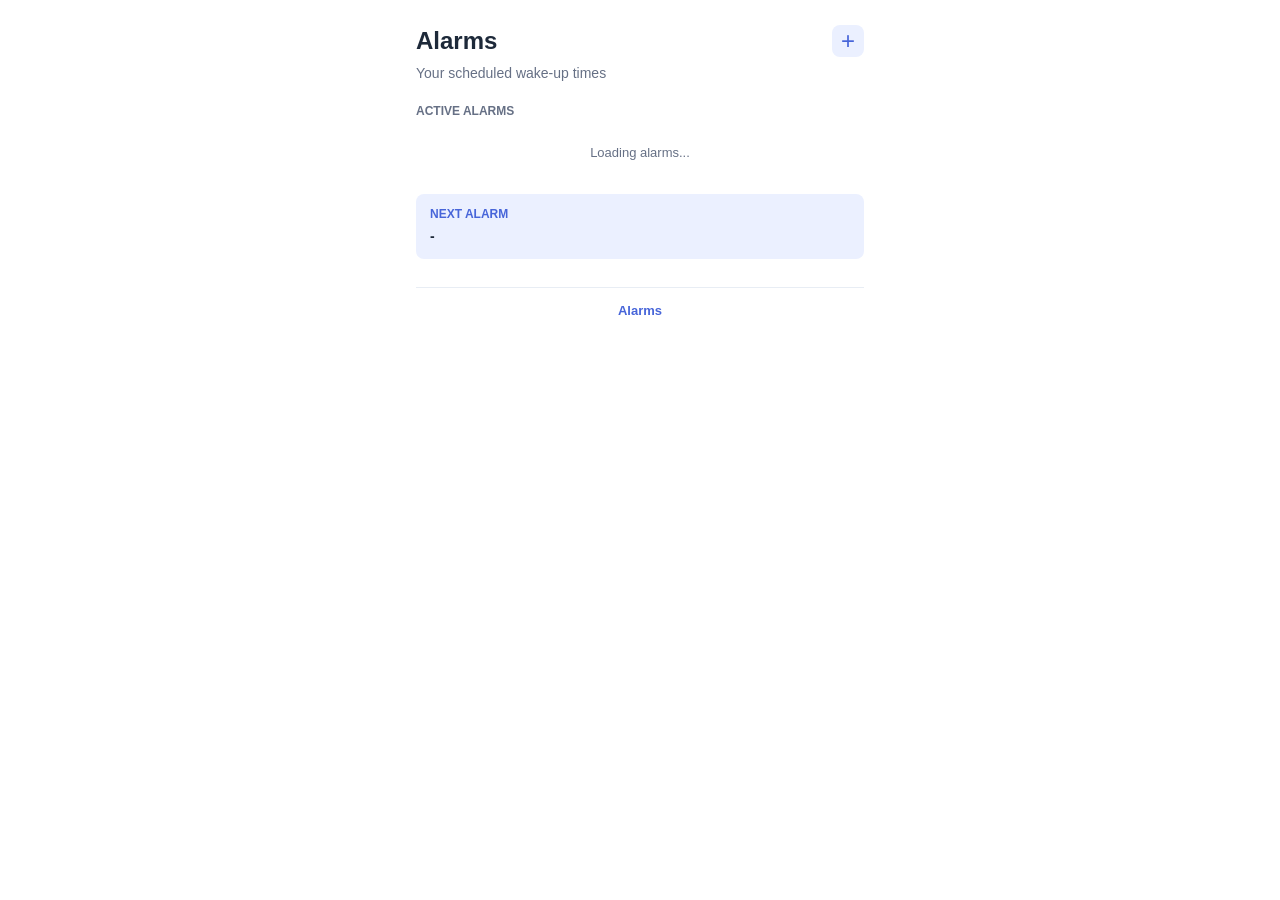
<file: index.html>
<!DOCTYPE html>
<html>
<head>
  <meta charset="UTF-8">
  <meta name="viewport" content="width=device-width, initial-scale=1">
  <meta name="apple-mobile-web-app-capable" content="yes">
  <meta name="mobile-web-app-capable" content="yes">
  <meta name="apple-mobile-web-app-title" content="Alarm G7">
  <meta name="apple-mobile-web-app-status-bar-style" content="default">
  <meta name="theme-color" content="#4765D9">
  <link rel="apple-touch-icon" href="pwa/apple-touch-icon.png">
  <link rel="manifest" href="pwa/manifest.json">
  <meta http-equiv="refresh" content="0; url=01-alarm-list.html">
  <title>Group 7 Alarm Clock</title>
  <link rel="stylesheet" href="css/style.css">
</head>
<body>
  <h1>Group 7 Alarm Clock</h1>
  <p class="subtitle">Opening the app... <a href="01-alarm-list.html">Open the alarm list</a></p>
</body>
</html>
</file>
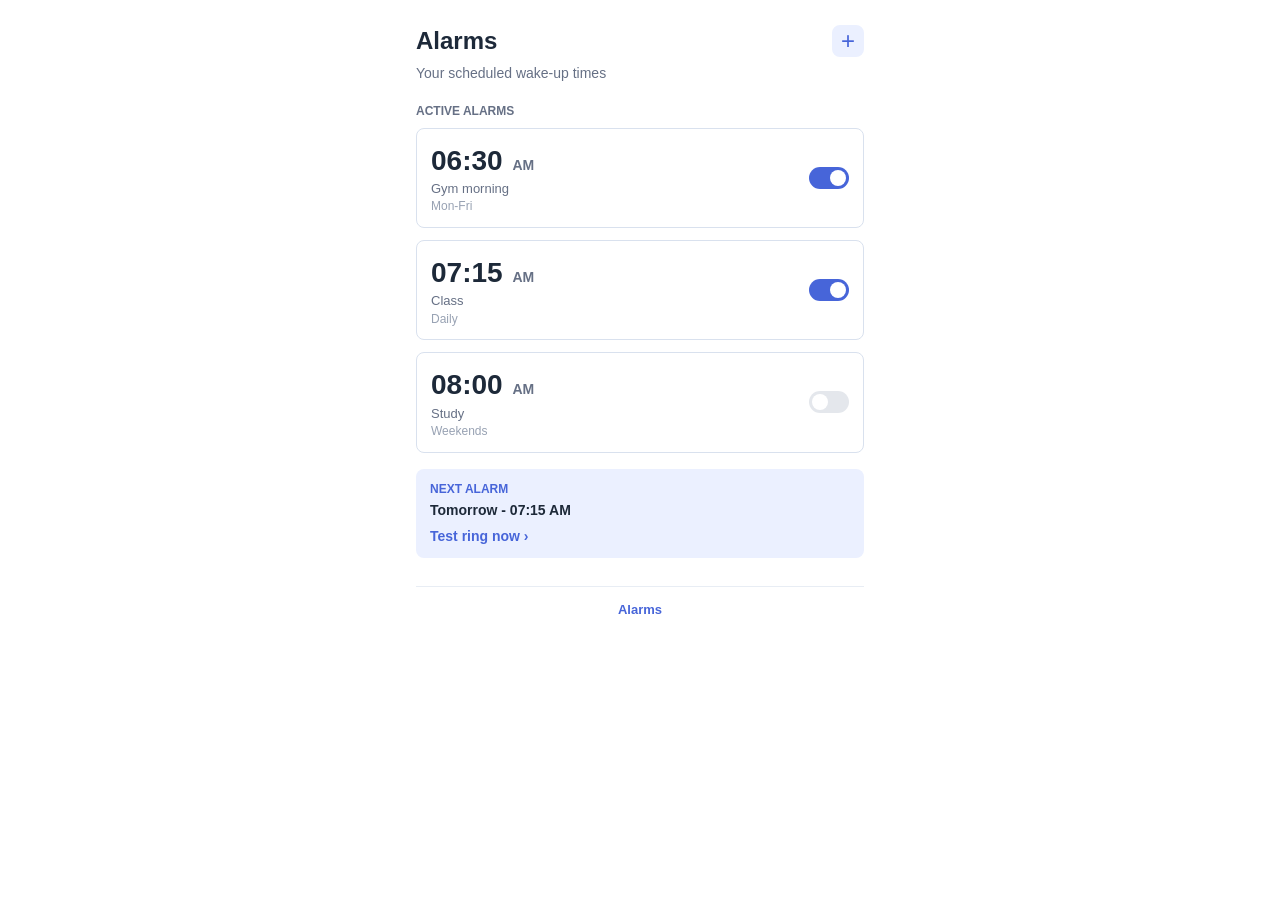
<file: 01-alarm-list.html>
<!DOCTYPE html>
<html>
<head>
  <meta charset="UTF-8">
  <meta name="viewport" content="width=device-width, initial-scale=1">
  <meta name="apple-mobile-web-app-capable" content="yes">
  <meta name="mobile-web-app-capable" content="yes">
  <meta name="apple-mobile-web-app-title" content="Alarm G7">
  <meta name="apple-mobile-web-app-status-bar-style" content="default">
  <meta name="theme-color" content="#4765D9">
  <link rel="apple-touch-icon" href="pwa/apple-touch-icon.png">
  <link rel="manifest" href="pwa/manifest.json">
  <title>01 Alarm List</title>
  <link rel="stylesheet" href="css/style.css">
</head>
<body data-page="alarmList">
  <div class="top">
    <h1>Alarms</h1>
    <a class="add" href="02-alarm-editor.html" aria-label="Add alarm">+</a>
  </div>
  <p class="subtitle">Your scheduled wake-up times</p>

  <p class="label">Active alarms</p>
  <!-- filled by app.js with GET /alarm -->
  <div id="alarm-list">
    <p class="muted empty">Loading alarms...</p>
  </div>

  <div class="box box-blue">
    <p class="label">Next alarm</p>
    <p><b id="next-alarm">-</b></p>
    <a class="small-link hidden" id="test-ring" href="06-alarm-ringing.html">Test ring now &rsaquo;</a>
  </div>

  <nav class="tabbar">
    <a class="active" href="01-alarm-list.html">Alarms</a>
  </nav>

  <script src="scripts/api.js"></script>
  <script src="scripts/common.js"></script>
  <script src="scripts/app.js"></script>
</body>
</html>
</file>
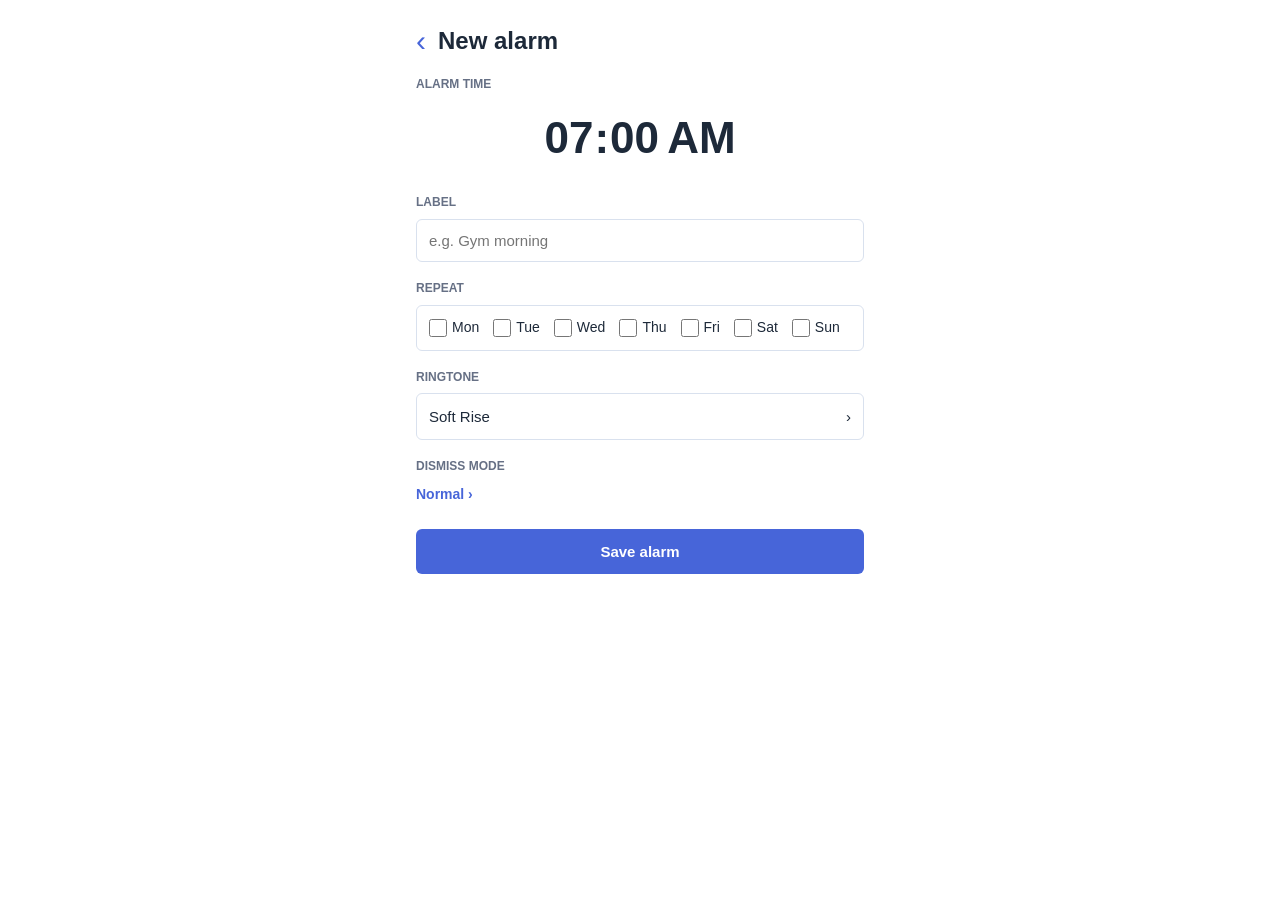
<file: 02-alarm-editor.html>
<!DOCTYPE html>
<html>
<head>
  <meta charset="UTF-8">
  <meta name="viewport" content="width=device-width, initial-scale=1">
  <meta name="apple-mobile-web-app-capable" content="yes">
  <meta name="mobile-web-app-capable" content="yes">
  <meta name="apple-mobile-web-app-title" content="Alarm G7">
  <meta name="apple-mobile-web-app-status-bar-style" content="default">
  <meta name="theme-color" content="#4765D9">
  <link rel="apple-touch-icon" href="pwa/apple-touch-icon.png">
  <link rel="manifest" href="pwa/manifest.json">
  <title>02 Alarm Editor</title>
  <link rel="stylesheet" href="css/style.css">
</head>
<body data-page="alarmEditor">
  <div class="top">
    <a class="back" id="back-link" href="01-alarm-list.html" aria-label="Back">&lsaquo;</a>
    <h1 id="editor-title">Edit alarm</h1>
    <a class="delete hidden" id="delete-link" href="01-alarm-list.html">Delete</a>
  </div>

  <form id="alarm-form" novalidate>
    <label class="label" for="alarm-time">Alarm time</label>
    <input class="big-time" id="alarm-time" type="time" required>

    <label class="label" for="alarm-label">Label</label>
    <input id="alarm-label" type="text" maxlength="30" placeholder="e.g. Gym morning">

    <p class="label">Repeat</p>
    <div class="days">
      <label><input type="checkbox" name="repeat" value="Mon"> Mon</label>
      <label><input type="checkbox" name="repeat" value="Tue"> Tue</label>
      <label><input type="checkbox" name="repeat" value="Wed"> Wed</label>
      <label><input type="checkbox" name="repeat" value="Thu"> Thu</label>
      <label><input type="checkbox" name="repeat" value="Fri"> Fri</label>
      <label><input type="checkbox" name="repeat" value="Sat"> Sat</label>
      <label><input type="checkbox" name="repeat" value="Sun"> Sun</label>
    </div>

    <p class="label">Ringtone</p>
    <a class="row-link" id="ringtone-link" href="03-ringtone.html"><span id="ringtone-name">Soft Rise</span> <span>&rsaquo;</span></a>

    <p class="label">Dismiss mode</p>
    <a class="small-link" id="dismiss-link" href="04-dismiss-mode.html"><span id="dismiss-name">Math challenge</span> &rsaquo;</a>

    <p class="box box-red hidden" id="form-error" role="alert"></p>

    <button class="btn" type="submit">Save alarm</button>
  </form>

  <script src="scripts/api.js"></script>
  <script src="scripts/common.js"></script>
  <script src="scripts/app.js"></script>
</body>
</html>
</file>
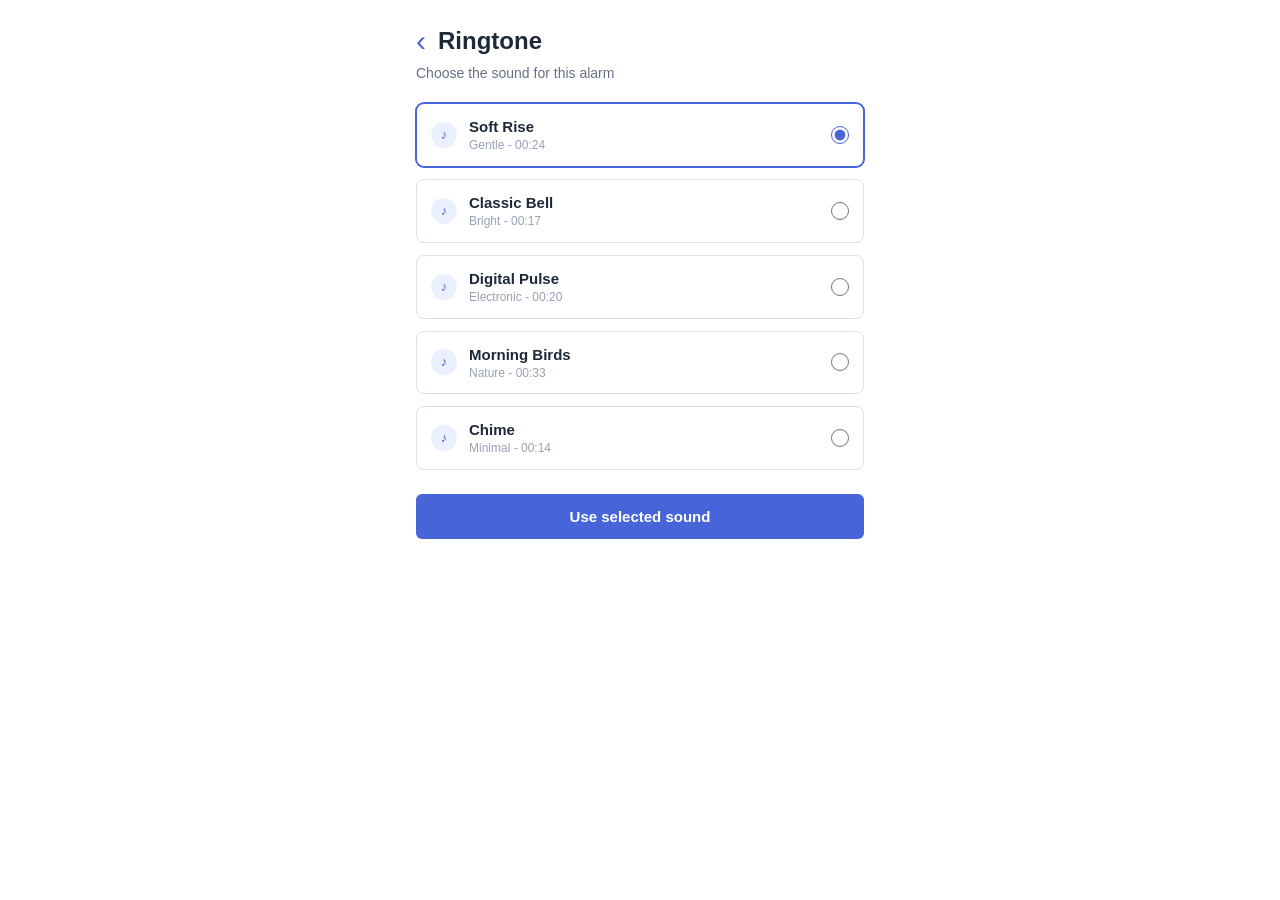
<file: 03-ringtone.html>
<!DOCTYPE html>
<html>
<head>
  <meta charset="UTF-8">
  <meta name="viewport" content="width=device-width, initial-scale=1">
  <meta name="apple-mobile-web-app-capable" content="yes">
  <meta name="mobile-web-app-capable" content="yes">
  <meta name="apple-mobile-web-app-title" content="Alarm G7">
  <meta name="apple-mobile-web-app-status-bar-style" content="default">
  <meta name="theme-color" content="#4765D9">
  <link rel="apple-touch-icon" href="pwa/apple-touch-icon.png">
  <link rel="manifest" href="pwa/manifest.json">
  <title>03 Pick Ringtone</title>
  <link rel="stylesheet" href="css/style.css">
</head>
<body data-page="ringtone">
  <div class="top">
    <a class="back" id="back-link" href="02-alarm-editor.html" aria-label="Back">&lsaquo;</a>
    <h1>Ringtone</h1>
  </div>
  <p class="subtitle">Choose the sound for this alarm</p>

  <form id="ringtone-form">
    <!-- filled by app.js with GET /ringtone -->
    <div id="ringtone-list">
      <p class="muted empty">Loading sounds...</p>
    </div>

    <p class="box box-red hidden" id="form-error" role="alert"></p>

    <button class="btn" type="submit">Use selected sound</button>
  </form>

  <script src="scripts/api.js"></script>
  <script src="scripts/common.js"></script>
  <script src="scripts/app.js"></script>
</body>
</html>
</file>
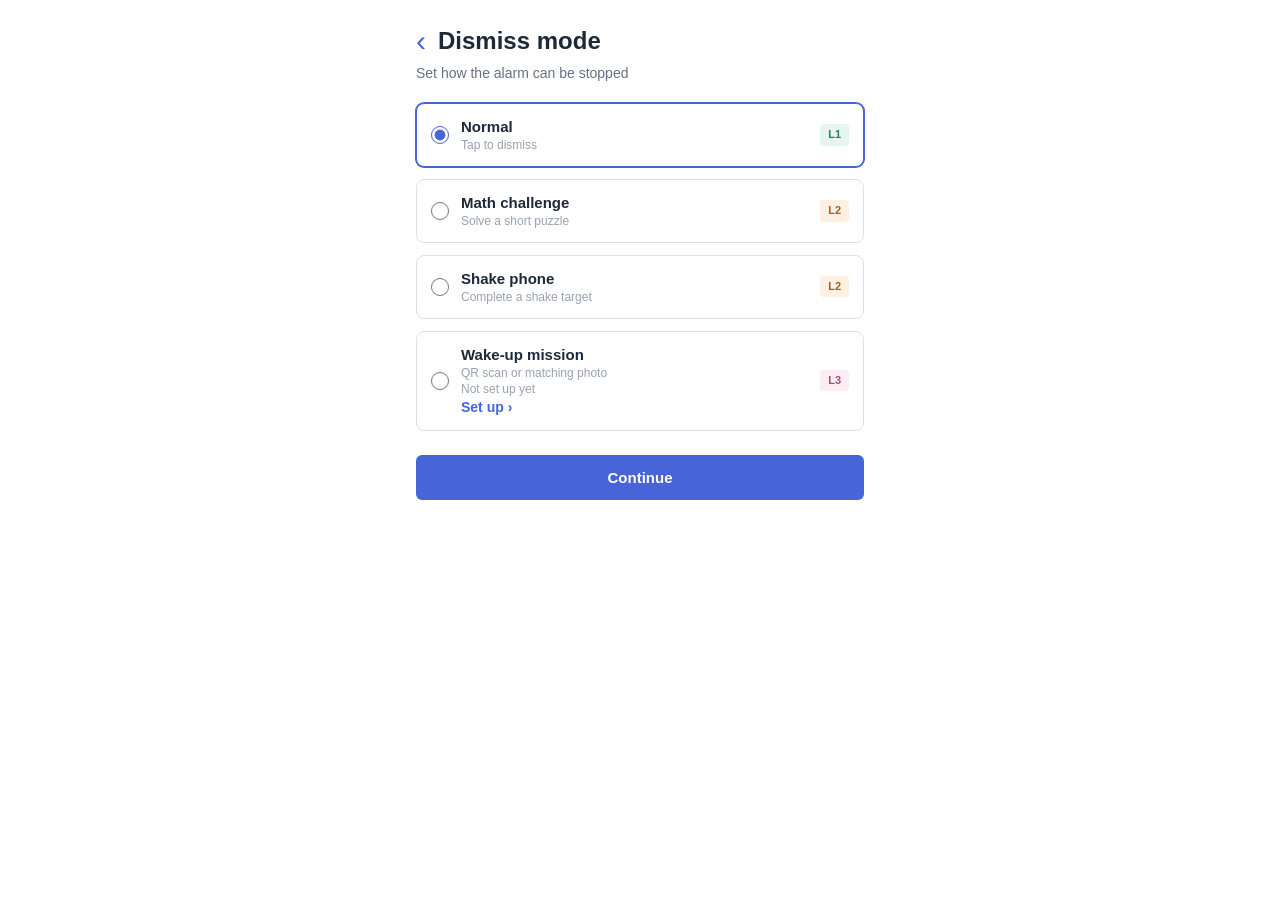
<file: 04-dismiss-mode.html>
<!DOCTYPE html>
<html>
<head>
  <meta charset="UTF-8">
  <meta name="viewport" content="width=device-width, initial-scale=1">
  <meta name="apple-mobile-web-app-capable" content="yes">
  <meta name="mobile-web-app-capable" content="yes">
  <meta name="apple-mobile-web-app-title" content="Alarm G7">
  <meta name="apple-mobile-web-app-status-bar-style" content="default">
  <meta name="theme-color" content="#4765D9">
  <link rel="apple-touch-icon" href="pwa/apple-touch-icon.png">
  <link rel="manifest" href="pwa/manifest.json">
  <title>04 Dismiss Mode</title>
  <link rel="stylesheet" href="css/style.css">
</head>
<body data-page="dismissMode">
  <div class="top">
    <a class="back" id="back-link" href="02-alarm-editor.html" aria-label="Back">&lsaquo;</a>
    <h1>Dismiss mode</h1>
  </div>
  <p class="subtitle">Set how the alarm can be stopped</p>

  <form id="mode-form">
    <!-- filled by app.js with GET /dismiss_mode -->
    <div id="mode-list">
      <p class="muted empty">Loading modes...</p>
    </div>

    <p class="box box-red hidden" id="form-error" role="alert"></p>

    <button class="btn" type="submit">Continue</button>
  </form>

  <script src="scripts/api.js"></script>
  <script src="scripts/common.js"></script>
  <script src="scripts/app.js"></script>
</body>
</html>
</file>
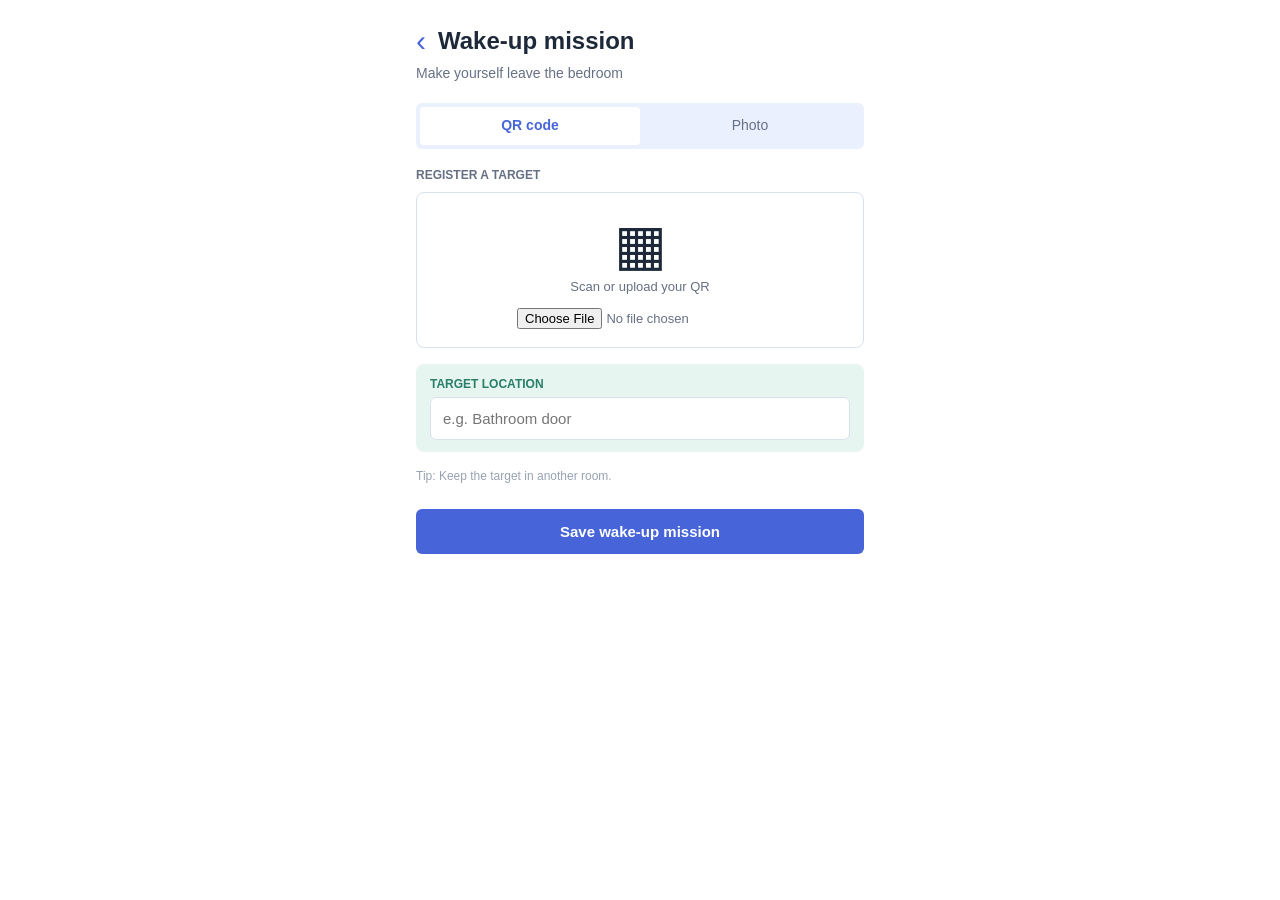
<file: 05-mission-setup.html>
<!DOCTYPE html>
<html>
<head>
  <meta charset="UTF-8">
  <meta name="viewport" content="width=device-width, initial-scale=1">
  <meta name="apple-mobile-web-app-capable" content="yes">
  <meta name="mobile-web-app-capable" content="yes">
  <meta name="apple-mobile-web-app-title" content="Alarm G7">
  <meta name="apple-mobile-web-app-status-bar-style" content="default">
  <meta name="theme-color" content="#4765D9">
  <link rel="apple-touch-icon" href="pwa/apple-touch-icon.png">
  <link rel="manifest" href="pwa/manifest.json">
  <title>05 Mission Setup</title>
  <link rel="stylesheet" href="css/style.css">
</head>
<body data-page="missionSetup">
  <div class="top">
    <a class="back" id="back-link" href="04-dismiss-mode.html" aria-label="Back">&lsaquo;</a>
    <h1>Wake-up mission</h1>
  </div>
  <p class="subtitle">Make yourself leave the bedroom</p>

  <form id="mission-form" novalidate>
    <div class="tabs">
      <label><input type="radio" name="type" value="QR code" checked> QR code</label>
      <label><input type="radio" name="type" value="Photo"> Photo</label>
    </div>

    <p class="label">Register a target</p>
    <div class="qr-box">
      <div class="qr-icon" id="target-icon">&#9638;</div>
      <p id="target-title">Scan or upload your QR</p>
      <img class="preview hidden" id="mission-preview" alt="Chosen target">
      <input id="mission-file" type="file" accept="image/*" aria-label="Target image">
      <p class="muted" id="target-status"></p>
    </div>

    <div class="box box-green">
      <label class="label" for="mission-location">Target location</label>
      <input id="mission-location" type="text" maxlength="40" placeholder="e.g. Bathroom door">
    </div>

    <p class="light">Tip: Keep the target in another room.</p>

    <p class="box box-red hidden" id="form-error" role="alert"></p>

    <button class="btn" type="submit">Save wake-up mission</button>
  </form>

  <script src="scripts/api.js"></script>
  <script src="scripts/common.js"></script>
  <script src="scripts/app.js"></script>
</body>
</html>
</file>
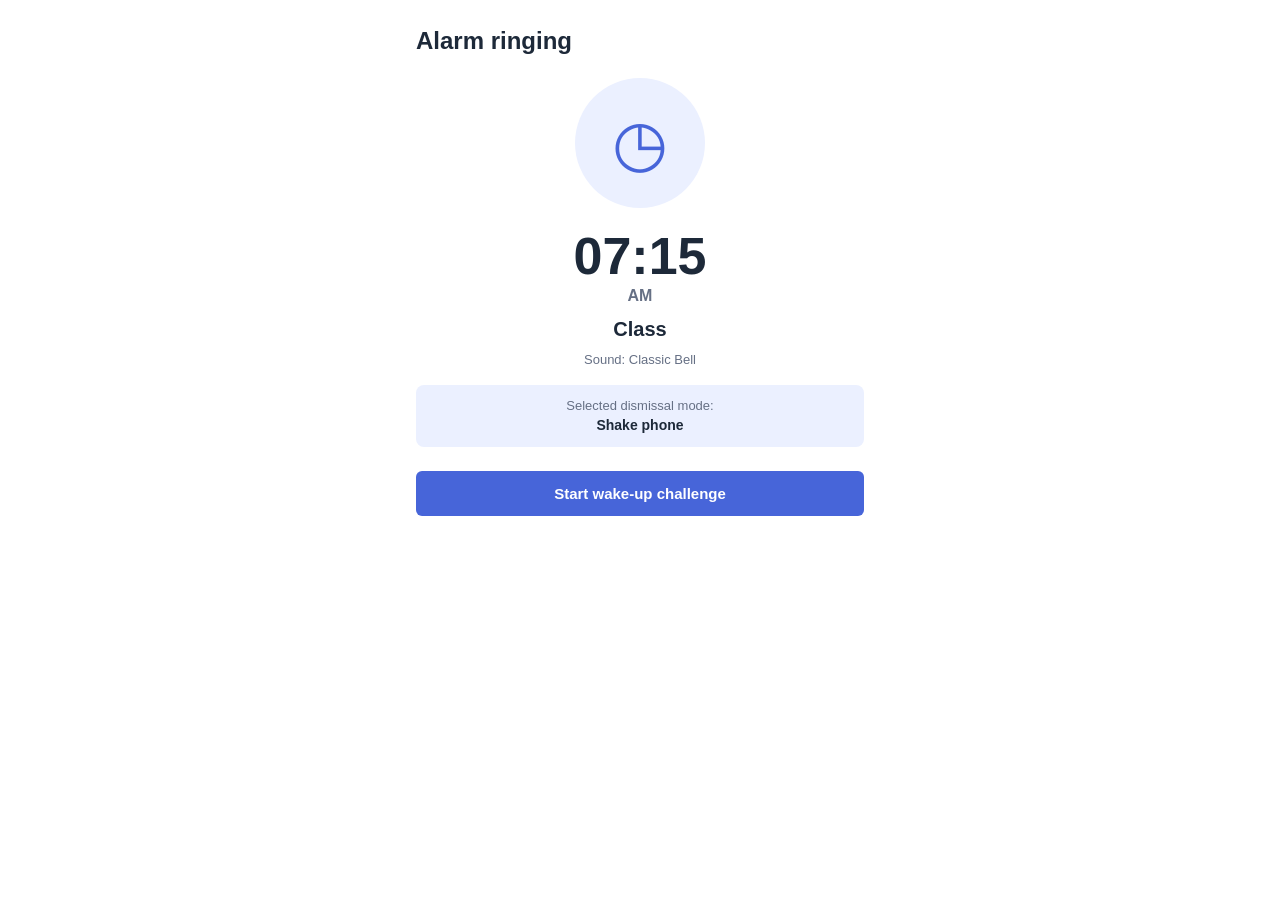
<file: 06-alarm-ringing.html>
<!DOCTYPE html>
<html>
<head>
  <meta charset="UTF-8">
  <meta name="viewport" content="width=device-width, initial-scale=1">
  <meta name="apple-mobile-web-app-capable" content="yes">
  <meta name="mobile-web-app-capable" content="yes">
  <meta name="apple-mobile-web-app-title" content="Alarm G7">
  <meta name="apple-mobile-web-app-status-bar-style" content="default">
  <meta name="theme-color" content="#4765D9">
  <link rel="apple-touch-icon" href="pwa/apple-touch-icon.png">
  <link rel="manifest" href="pwa/manifest.json">
  <title>06 Alarm Ringing</title>
  <link rel="stylesheet" href="css/style.css">
</head>
<body data-page="alarmRinging">
  <h1>Alarm ringing</h1>

  <div class="center">
    <div class="circle circle-blue ringing">&#9719;</div>
    <p class="huge" id="ring-time">--:--</p>
    <p class="ampm" id="ring-period"></p>
    <h2 id="ring-label"></h2>
    <p class="muted" id="ring-sound"></p>

    <div class="box box-blue">
      <p class="muted">Selected dismissal mode:</p>
      <p><b id="ring-mode"></b></p>
    </div>
  </div>

  <form id="ring-form">
    <button class="btn" id="start-button" type="submit">Start wake-up challenge</button>
  </form>

  <script src="scripts/api.js"></script>
  <script src="scripts/common.js"></script>
  <script src="scripts/app.js"></script>
</body>
</html>
</file>
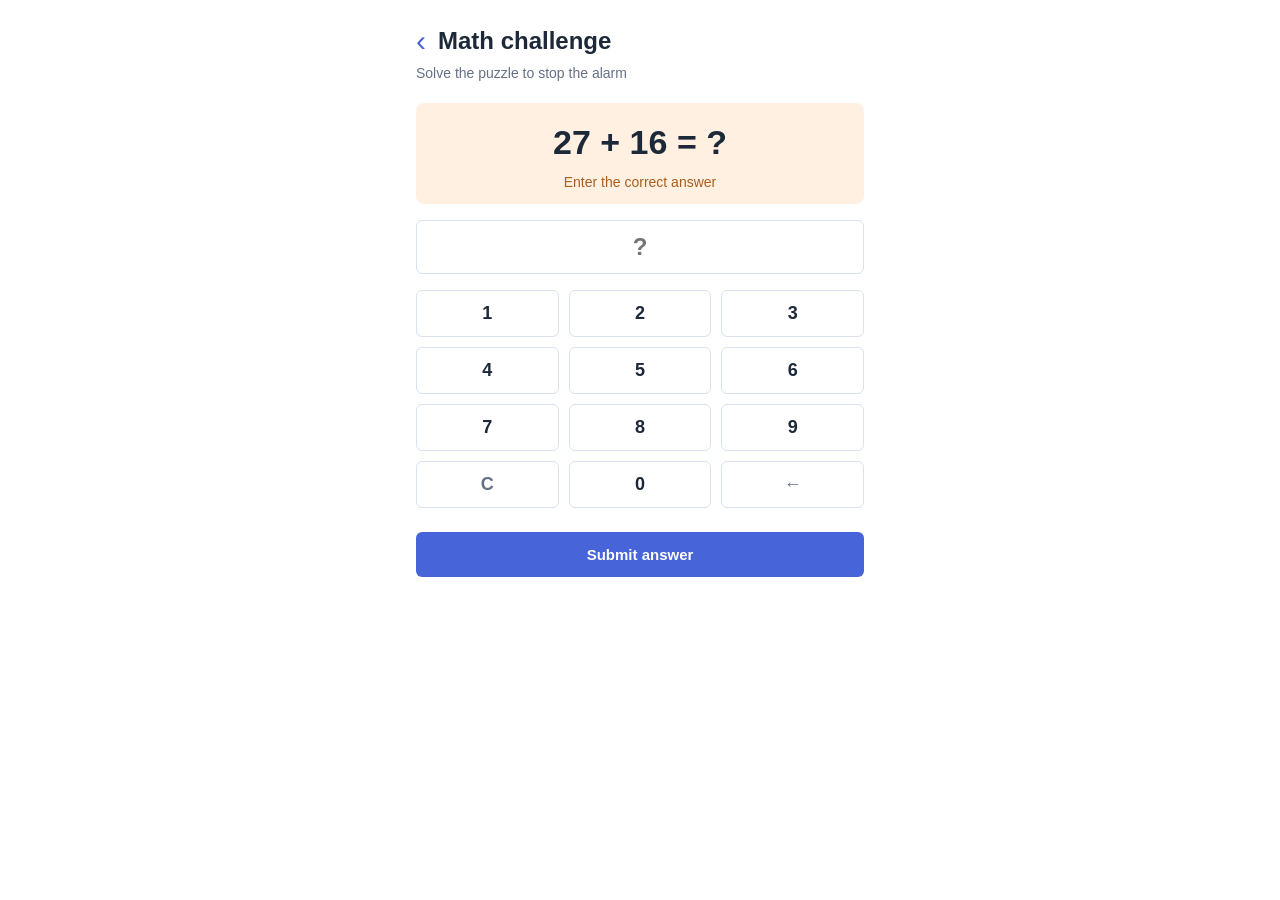
<file: 07-math-challenge.html>
<!DOCTYPE html>
<html>
<head>
  <meta charset="UTF-8">
  <meta name="viewport" content="width=device-width, initial-scale=1">
  <meta name="apple-mobile-web-app-capable" content="yes">
  <meta name="mobile-web-app-capable" content="yes">
  <meta name="apple-mobile-web-app-title" content="Alarm G7">
  <meta name="apple-mobile-web-app-status-bar-style" content="default">
  <meta name="theme-color" content="#4765D9">
  <link rel="apple-touch-icon" href="pwa/apple-touch-icon.png">
  <link rel="manifest" href="pwa/manifest.json">
  <title>07 Math Challenge</title>
  <link rel="stylesheet" href="css/style.css">
</head>
<body data-page="mathChallenge">
  <div class="top">
    <a class="back" id="back-link" href="06-alarm-ringing.html" aria-label="Back">&lsaquo;</a>
    <h1>Math challenge</h1>
  </div>
  <p class="subtitle">Solve the puzzle to stop the alarm</p>

  <div class="box box-orange">
    <p class="question" id="question">...</p>
    <p>Enter the correct answer</p>
  </div>

  <!-- right answer: go to 12, wrong answer: go to 08 -->
  <form id="math-form" novalidate>
    <input class="answer" id="answer" type="text" inputmode="numeric" autocomplete="off" placeholder="?" aria-label="Your answer">
    <div class="keypad" id="keypad">
      <button type="button" data-key="1">1</button>
      <button type="button" data-key="2">2</button>
      <button type="button" data-key="3">3</button>
      <button type="button" data-key="4">4</button>
      <button type="button" data-key="5">5</button>
      <button type="button" data-key="6">6</button>
      <button type="button" data-key="7">7</button>
      <button type="button" data-key="8">8</button>
      <button type="button" data-key="9">9</button>
      <button type="button" class="key-muted" data-key="clear" aria-label="Clear">C</button>
      <button type="button" data-key="0">0</button>
      <button type="button" class="key-muted" data-key="back" aria-label="Delete last digit">&larr;</button>
    </div>
    <p class="box box-red hidden" id="form-error" role="alert"></p>
    <button class="btn" type="submit">Submit answer</button>
  </form>

  <script src="scripts/api.js"></script>
  <script src="scripts/common.js"></script>
  <script src="scripts/app.js"></script>
</body>
</html>
</file>
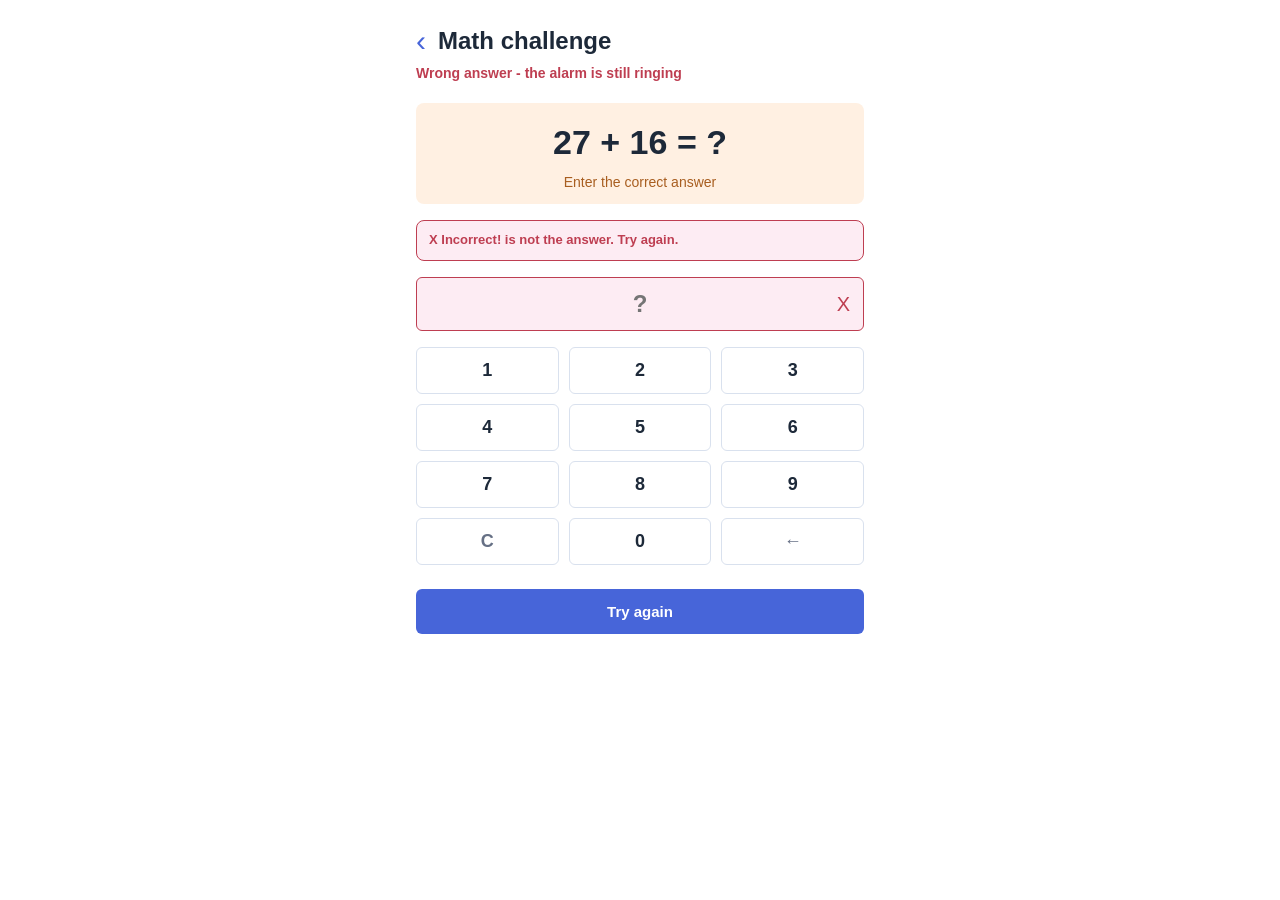
<file: 08-math-wrong-answer.html>
<!DOCTYPE html>
<html>
<head>
  <meta charset="UTF-8">
  <meta name="viewport" content="width=device-width, initial-scale=1">
  <meta name="apple-mobile-web-app-capable" content="yes">
  <meta name="mobile-web-app-capable" content="yes">
  <meta name="apple-mobile-web-app-title" content="Alarm G7">
  <meta name="apple-mobile-web-app-status-bar-style" content="default">
  <meta name="theme-color" content="#4765D9">
  <link rel="apple-touch-icon" href="pwa/apple-touch-icon.png">
  <link rel="manifest" href="pwa/manifest.json">
  <title>08 Math Wrong Answer</title>
  <link rel="stylesheet" href="css/style.css">
</head>
<body data-page="mathWrong">
  <div class="top">
    <a class="back" id="back-link" href="06-alarm-ringing.html" aria-label="Back">&lsaquo;</a>
    <h1>Math challenge</h1>
  </div>
  <p class="subtitle error"><b>Wrong answer - the alarm is still ringing</b></p>

  <div class="box box-orange">
    <p class="question" id="question">...</p>
    <p>Enter the correct answer</p>
  </div>

  <p class="box box-red" id="wrong-message" role="alert">X Incorrect! Try again.</p>

  <form id="math-form" novalidate>
    <div class="answer-row">
      <input class="answer answer-wrong" id="answer" type="text" inputmode="numeric" autocomplete="off" placeholder="?" aria-label="Your answer">
      <button class="clear" id="clear-button" type="button" aria-label="Clear">X</button>
    </div>
    <div class="keypad" id="keypad">
      <button type="button" data-key="1">1</button>
      <button type="button" data-key="2">2</button>
      <button type="button" data-key="3">3</button>
      <button type="button" data-key="4">4</button>
      <button type="button" data-key="5">5</button>
      <button type="button" data-key="6">6</button>
      <button type="button" data-key="7">7</button>
      <button type="button" data-key="8">8</button>
      <button type="button" data-key="9">9</button>
      <button type="button" class="key-muted" data-key="clear" aria-label="Clear">C</button>
      <button type="button" data-key="0">0</button>
      <button type="button" class="key-muted" data-key="back" aria-label="Delete last digit">&larr;</button>
    </div>
    <p class="box box-red hidden" id="form-error" role="alert"></p>
    <button class="btn" type="submit">Try again</button>
  </form>

  <script src="scripts/api.js"></script>
  <script src="scripts/common.js"></script>
  <script src="scripts/app.js"></script>
</body>
</html>
</file>
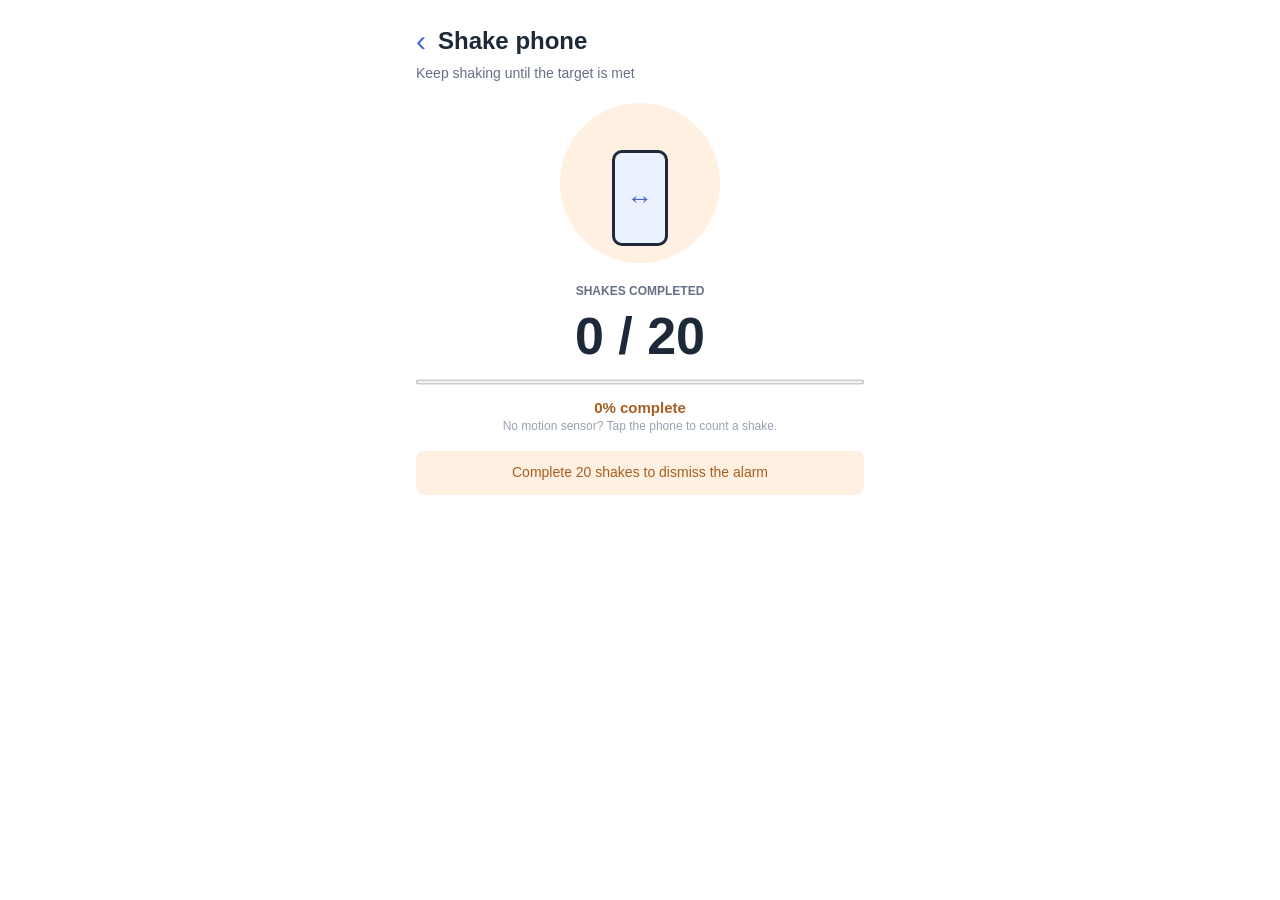
<file: 09-shake-challenge.html>
<!DOCTYPE html>
<html>
<head>
  <meta charset="UTF-8">
  <meta name="viewport" content="width=device-width, initial-scale=1">
  <meta name="apple-mobile-web-app-capable" content="yes">
  <meta name="mobile-web-app-capable" content="yes">
  <meta name="apple-mobile-web-app-title" content="Alarm G7">
  <meta name="apple-mobile-web-app-status-bar-style" content="default">
  <meta name="theme-color" content="#4765D9">
  <link rel="apple-touch-icon" href="pwa/apple-touch-icon.png">
  <link rel="manifest" href="pwa/manifest.json">
  <title>09 Shake Challenge</title>
  <link rel="stylesheet" href="css/style.css">
</head>
<body data-page="shakeChallenge">
  <div class="top">
    <a class="back" id="back-link" href="06-alarm-ringing.html" aria-label="Back">&lsaquo;</a>
    <h1>Shake phone</h1>
  </div>
  <p class="subtitle">Keep shaking until the target is met</p>

  <div class="center">
    <button class="circle circle-orange shake-button" id="shake-phone" type="button" aria-label="Count one shake">
      <span class="shake-phone">&harr;</span>
    </button>

    <p class="label">Shakes completed</p>
    <p class="huge" id="shake-count">0 / 20</p>
    <progress id="shake-progress" value="0" max="20"></progress>
    <p class="orange"><b id="shake-percent">0% complete</b></p>
    <p class="light" id="shake-hint">No motion sensor? Tap the phone to count a shake.</p>
    <button class="btn hidden" id="motion-button" type="button">Allow the motion sensor</button>
    <p class="box box-red hidden" id="form-error" role="alert"></p>
  </div>

  <!-- when the count reaches 20 the app goes to screen 12 -->
  <p class="box box-orange">Complete 20 shakes to dismiss the alarm</p>

  <script src="scripts/api.js"></script>
  <script src="scripts/common.js"></script>
  <script src="scripts/app.js"></script>
</body>
</html>
</file>
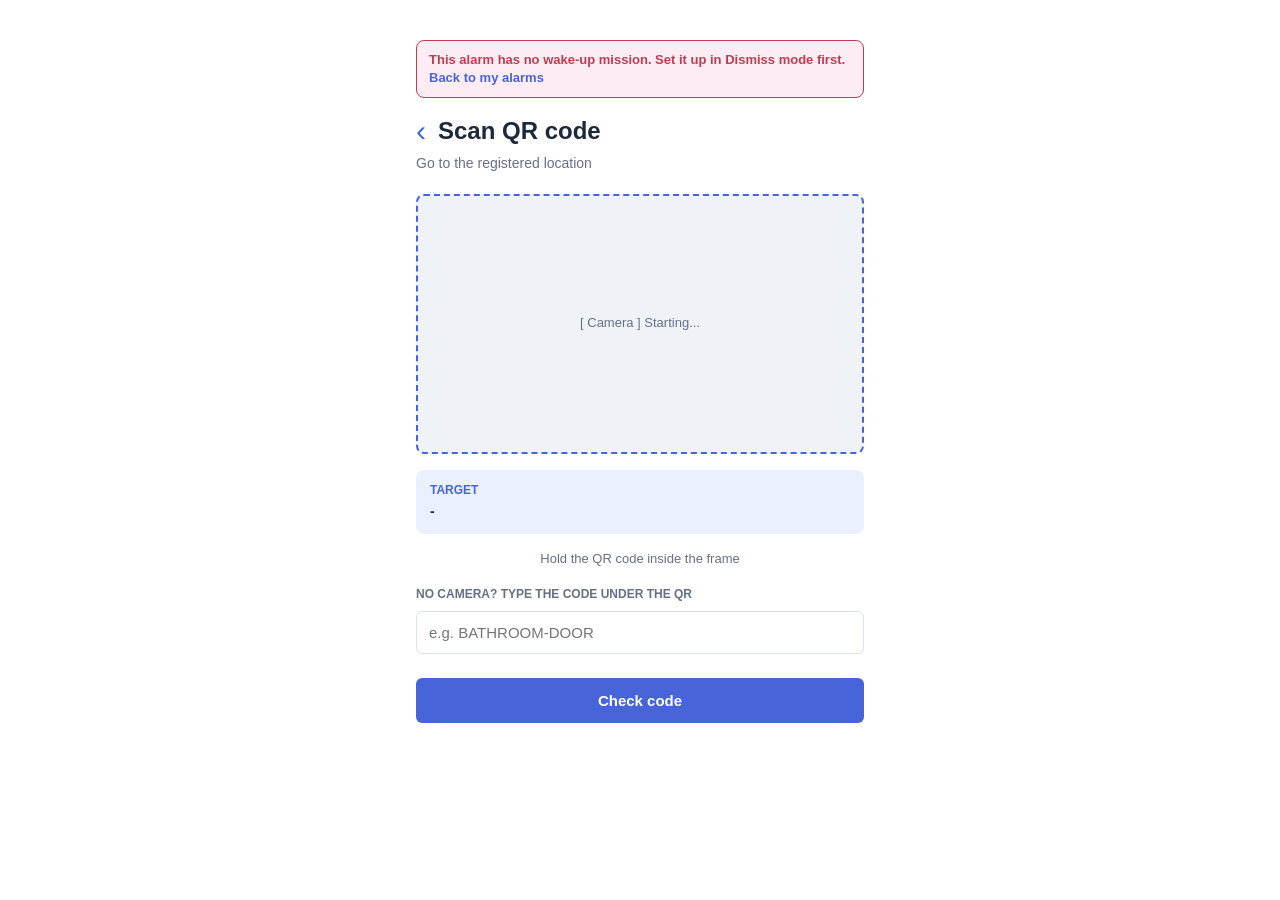
<file: 10-qr-scanner.html>
<!DOCTYPE html>
<html>
<head>
  <meta charset="UTF-8">
  <meta name="viewport" content="width=device-width, initial-scale=1">
  <meta name="apple-mobile-web-app-capable" content="yes">
  <meta name="mobile-web-app-capable" content="yes">
  <meta name="apple-mobile-web-app-title" content="Alarm G7">
  <meta name="apple-mobile-web-app-status-bar-style" content="default">
  <meta name="theme-color" content="#4765D9">
  <link rel="apple-touch-icon" href="pwa/apple-touch-icon.png">
  <link rel="manifest" href="pwa/manifest.json">
  <title>10 QR Scanner</title>
  <link rel="stylesheet" href="css/style.css">
</head>
<body data-page="qrScanner">
  <div class="top">
    <a class="back" id="back-link" href="06-alarm-ringing.html" aria-label="Back">&lsaquo;</a>
    <h1>Scan QR code</h1>
  </div>
  <p class="subtitle">Go to the registered location</p>

  <div class="camera" id="camera"><p>[ Camera ] Starting...</p></div>

  <div class="box box-blue">
    <p class="label">Target</p>
    <p><b id="qr-target">-</b></p>
  </div>

  <!-- when the right QR code is scanned the app goes to screen 12 -->
  <p class="center muted" id="qr-help">Hold the QR code inside the frame</p>

  <form id="qr-form" novalidate>
    <label class="label" for="qr-input">No camera? Type the code under the QR</label>
    <input id="qr-input" type="text" autocomplete="off" placeholder="e.g. BATHROOM-DOOR">
    <p class="box box-red hidden" id="form-error" role="alert"></p>
    <button class="btn" type="submit">Check code</button>
  </form>

  <script src="scripts/api.js"></script>
  <script src="scripts/common.js"></script>
  <script src="scripts/app.js"></script>
</body>
</html>
</file>
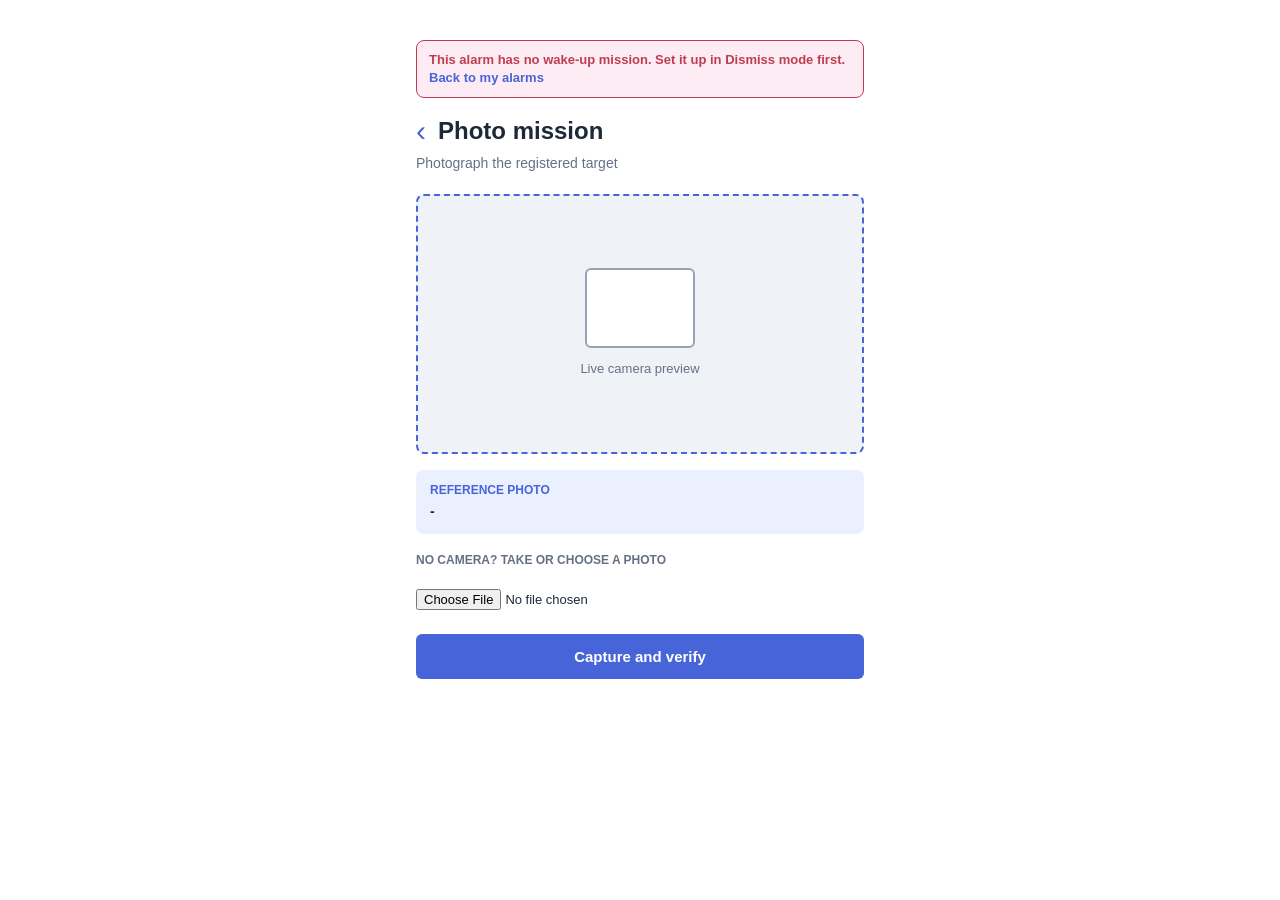
<file: 11-photo-matching.html>
<!DOCTYPE html>
<html>
<head>
  <meta charset="UTF-8">
  <meta name="viewport" content="width=device-width, initial-scale=1">
  <meta name="apple-mobile-web-app-capable" content="yes">
  <meta name="mobile-web-app-capable" content="yes">
  <meta name="apple-mobile-web-app-title" content="Alarm G7">
  <meta name="apple-mobile-web-app-status-bar-style" content="default">
  <meta name="theme-color" content="#4765D9">
  <link rel="apple-touch-icon" href="pwa/apple-touch-icon.png">
  <link rel="manifest" href="pwa/manifest.json">
  <title>11 Photo Matching</title>
  <link rel="stylesheet" href="css/style.css">
</head>
<body data-page="photoMatching">
  <div class="top">
    <a class="back" id="back-link" href="06-alarm-ringing.html" aria-label="Back">&lsaquo;</a>
    <h1>Photo mission</h1>
  </div>
  <p class="subtitle">Photograph the registered target</p>

  <div class="camera" id="camera">
    <div class="photo-icon"></div>
    <p>Live camera preview</p>
  </div>

  <div class="box box-blue">
    <p class="label">Reference photo</p>
    <p><b id="photo-target">-</b></p>
    <img class="preview hidden" id="reference-image" alt="Reference photo">
  </div>

  <form id="photo-form" novalidate>
    <label class="label" for="photo-file">No camera? Take or choose a photo</label>
    <input id="photo-file" type="file" accept="image/*" capture="environment">
    <p class="box box-red hidden" id="form-error" role="alert"></p>
    <button class="btn" type="submit">Capture and verify</button>
  </form>

  <script src="scripts/api.js"></script>
  <script src="scripts/common.js"></script>
  <script src="scripts/app.js"></script>
</body>
</html>
</file>
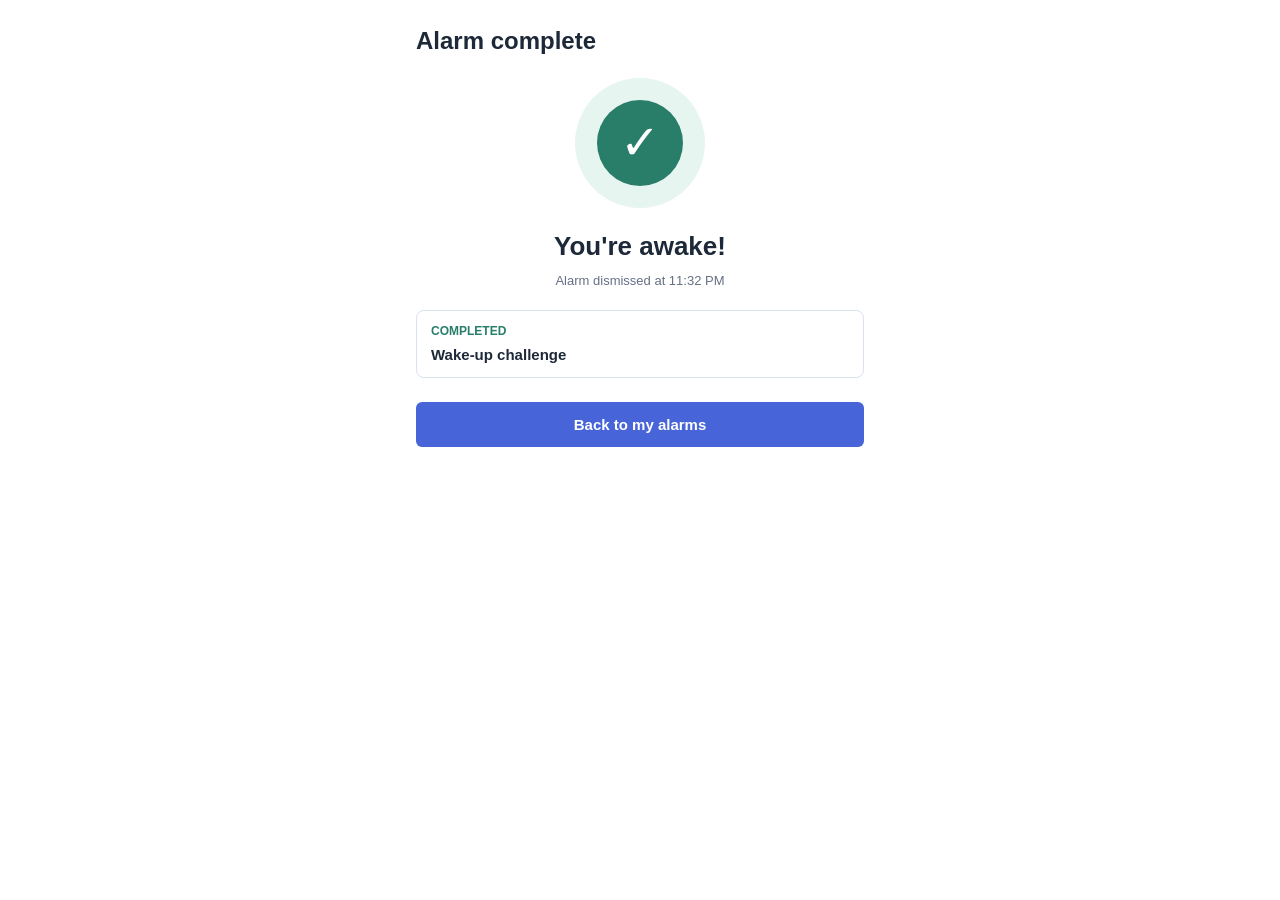
<file: 12-alarm-dismissed.html>
<!DOCTYPE html>
<html>
<head>
  <meta charset="UTF-8">
  <meta name="viewport" content="width=device-width, initial-scale=1">
  <meta name="apple-mobile-web-app-capable" content="yes">
  <meta name="mobile-web-app-capable" content="yes">
  <meta name="apple-mobile-web-app-title" content="Alarm G7">
  <meta name="apple-mobile-web-app-status-bar-style" content="default">
  <meta name="theme-color" content="#4765D9">
  <link rel="apple-touch-icon" href="pwa/apple-touch-icon.png">
  <link rel="manifest" href="pwa/manifest.json">
  <title>12 Alarm Dismissed</title>
  <link rel="stylesheet" href="css/style.css">
</head>
<body data-page="alarmDismissed">
  <h1>Alarm complete</h1>

  <div class="center">
    <div class="circle circle-green"><span class="check">&#10003;</span></div>
    <h2 class="awake">You&#39;re awake!</h2>
    <p class="muted" id="dismissed-time">Alarm dismissed</p>
  </div>

  <div class="card card-block">
    <p class="label green">Completed</p>
    <p><b id="dismissed-challenge">Wake-up challenge</b></p>
  </div>

  <form action="01-alarm-list.html">
    <button class="btn" type="submit">Back to my alarms</button>
  </form>

  <script src="scripts/api.js"></script>
  <script src="scripts/common.js"></script>
  <script src="scripts/app.js"></script>
</body>
</html>
</file>
<file: css/style.css>
/* Group 7 - Alarm Clock - one CSS file for all pages
   Colors and font sizes are taken from Group7_ApplicationDesign.drawio
   No phone frame: the page fills a phone screen and becomes
   a centred column on wider screens. */

/* ---------- Page ---------- */
:root {
  --primary-color: #667085; /* global scope */
}

* {
  box-sizing: border-box;
}

body {
  max-width: 480px;
  margin: 0 auto;
  padding: 24px 16px 32px;
  background: #FFFFFF;
  font-family: Arial, Helvetica, sans-serif;
  font-size: 15px;
  line-height: 1.4;
  color: #1D2939;
  overflow-wrap: break-word;
}

/* ---------- Text ---------- */
h1 {
  margin: 0;
  font-size: 24px;
}

h2 {
  margin: 8px 0;
  font-size: 20px;
}

p {
  margin: 0;
}

.subtitle {
  margin: 6px 0 20px;
  font-size: 14px;
  color: var(--primary-color);
}

.label {
  display: block;
  margin: 18px 0 8px;
  font-size: 12px;
  font-weight: bold;
  color: var(--primary-color);
  text-transform: uppercase;
}

.muted {
  color: var(--primary-color);
  font-size: 13px;
}

.light {
  color: #98A2B3;
  font-size: 12px;
}

a {
  color: #4765D9;
  text-decoration: none;
}

a:hover {
  text-decoration: underline;
}

/* ---------- Top row: back arrow, title, action ---------- */
.top {
  display: flex;
  align-items: center;
  gap: 12px;
}

.top h1 {
  flex: 1;
}

.back {
  font-size: 30px;
  line-height: 1;
}

.back:hover {
  text-decoration: none;
}

.delete {
  color: #BE3E51;
  font-size: 14px;
  font-weight: bold;
}

.add {
  width: 32px;
  height: 32px;
  border-radius: 8px;
  background: #EBF0FF;
  font-size: 24px;
  line-height: 32px;
  text-align: center;
}

.add:hover {
  text-decoration: none;
}

/* ---------- Cards and coloured boxes ---------- */
.card {
  display: flex;
  align-items: center;
  gap: 12px;
  padding: 12px 14px;
  margin-bottom: 12px;
  border: 1px solid #D9E1EE;
  border-radius: 8px;
  background: #FFFFFF;
  cursor: pointer;
}

.card:has(input[type="radio"]:checked) {
  border-color: #4765D9;
  box-shadow: 0 0 0 1px #4765D9;
}

.card-text {
  flex: 1;
  min-width: 0;
}

.card-text b {
  display: block;
}

.card-block {
  display: block;
  margin-top: 20px;
  cursor: default;
}

.card-block .label {
  margin: 0 0 4px;
}

.alarm-link {
  flex: 1;
  min-width: 0;
  color: #1D2939;
}

.alarm-link:hover {
  text-decoration: none;
}

.alarm-time {
  display: block;
  font-size: 28px;
  font-weight: bold;
}

.alarm-link .muted,
.alarm-link .light {
  display: block;
}

/* small round music icon on the ringtone screen */
.icon {
  flex-shrink: 0;
  width: 26px;
  height: 26px;
  border-radius: 50%;
  background: #EBF0FF;
  color: #4765D9;
  font-size: 13px;
  line-height: 26px;
  text-align: center;
}

.box {
  padding: 12px 14px;
  margin: 16px 0;
  border-radius: 8px;
  font-size: 14px;
}

.box .label {
  margin: 0 0 4px;
}

.box-blue {
  background: #EBF0FF;
}

.box-blue .label {
  color: #4765D9;
}

.box-orange {
  background: #FFF0E2;
  color: #A85E20;
  text-align: center;
}

.box-green {
  background: #E6F5EF;
}

.box-green .label {
  color: #287E69;
}

.box-red {
  padding: 10px 12px;
  background: #FDECF3;
  color: #BE3E51;
  border: 1px solid #BE3E51;
  font-size: 13px;
  font-weight: bold;
}

/* L1 / L2 / L3 tags on the dismiss mode screen */
.tag {
  flex-shrink: 0;
  padding: 3px 8px;
  border-radius: 4px;
  font-size: 11px;
  font-weight: bold;
}

.tag-l1 { background: #E6F5EF; color: #287E69; }
.tag-l2 { background: #FFF0E2; color: #A85E20; }
.tag-l3 { background: #FDECF3; color: #AF4C76; }

/* ---------- Form controls ---------- */
input[type="text"],
input[type="time"] {
  width: 100%;
  padding: 12px;
  border: 1px solid #D9E1EE;
  border-radius: 6px;
  background: #FFFFFF;
  font-family: inherit;
  font-size: 15px;
  color: #1D2939;
}

input[type="radio"],
input[type="checkbox"] {
  flex-shrink: 0;
  width: 18px;
  height: 18px;
  margin: 0;
  accent-color: #4765D9;
}

input[type="file"] {
  max-width: 100%;
  margin-top: 12px;
  font-size: 13px;
}

.big-time {
  border: none !important;
  font-size: 44px !important;
  font-weight: bold;
  text-align: center;
}

/* hide the clock icon of the time input */
.big-time::-webkit-calendar-picker-indicator {
  display: none;
}

.row-link {
  display: flex;
  justify-content: space-between;
  padding: 12px;
  border: 1px solid #D9E1EE;
  border-radius: 6px;
  color: #1D2939;
}

.row-link:hover {
  border-color: #4765D9;
  text-decoration: none;
}

.days {
  display: flex;
  flex-wrap: wrap;
  gap: 8px 14px;
  padding: 12px;
  border: 1px solid #D9E1EE;
  border-radius: 6px;
  font-size: 14px;
}

.days label {
  display: flex;
  align-items: center;
  gap: 5px;
}

.small-link {
  font-size: 14px;
  font-weight: bold;
}

/* On / off switch made from a checkbox */
.switch {
  appearance: none;
  width: 40px !important;
  height: 22px !important;
  border-radius: 11px;
  background: #E4E7EC;
  position: relative;
  cursor: pointer;
}

.switch::after {
  content: "";
  position: absolute;
  top: 3px;
  left: 3px;
  width: 16px;
  height: 16px;
  border-radius: 50%;
  background: #FFFFFF;
}

.switch:checked {
  background: #4765D9;
}

.switch:checked::after {
  left: 21px;
}

/* ---------- Buttons ---------- */
.btn {
  display: block;
  width: 100%;
  margin-top: 24px;
  padding: 14px;
  border: none;
  border-radius: 6px;
  background: #4765D9;
  color: #FFFFFF;
  font-family: inherit;
  font-size: 15px;
  font-weight: bold;
  text-align: center;
  cursor: pointer;
}

.btn:hover {
  background: #3650B8;
}

.keypad {
  display: grid;
  grid-template-columns: repeat(3, 1fr);
  gap: 10px;
  margin-top: 16px;
}

.keypad button {
  padding: 12px;
  border: 1px solid #D9E1EE;
  border-radius: 6px;
  background: #FFFFFF;
  font-family: inherit;
  font-size: 18px;
  font-weight: bold;
  color: #1D2939;
  cursor: pointer;
}

.keypad button:hover {
  background: #EBF0FF;
}

.answer {
  font-size: 24px !important;
  font-weight: bold;
  text-align: center;
}

.answer-row {
  position: relative;
}

.answer-wrong {
  border-color: #BE3E51 !important;
  background: #FDECF3 !important;
  color: #BE3E51 !important;
}

.clear {
  position: absolute;
  top: 50%;
  right: 8px;
  transform: translateY(-50%);
  border: none;
  background: none;
  color: #BE3E51;
  font-size: 20px;
  cursor: pointer;
}

/* ---------- Bottom tab bar (alarm list) ---------- */
.tabbar {
  display: flex;
  justify-content: space-around;
  margin-top: 28px;
  padding-top: 14px;
  border-top: 1px solid #E8EDF4;
  font-size: 13px;
}

.tabbar a {
  color: #667085;
}

.tabbar .active {
  color: #4765D9;
  font-weight: bold;
}

/* ---------- QR code / Photo tabs ---------- */
.tabs {
  display: flex;
  padding: 4px;
  background: #EBF0FF;
  border-radius: 6px;
  font-size: 14px;
}

.tabs label {
  flex: 1;
  padding: 9px;
  text-align: center;
  color: #667085;
  border-radius: 4px;
  cursor: pointer;
}

.tabs label:has(input:checked) {
  background: #FFFFFF;
  color: #4765D9;
  font-weight: bold;
}

.tabs input {
  display: none;
}

/* ---------- Big icons and circles ---------- */
.circle {
  width: 130px;
  height: 130px;
  margin: 20px auto;
  border-radius: 50%;
  font-size: 64px;
  line-height: 130px;
  text-align: center;
}

.circle-blue { background: #EBF0FF; color: #4765D9; }
.circle-orange { width: 160px; height: 160px; background: #FFF0E2; }
.circle-green { background: #E6F5EF; }

/* phone drawing inside the orange circle (shake screen) */
.shake-phone {
  display: inline-block;
  width: 56px;
  height: 96px;
  margin-top: 32px;
  border: 3px solid #1D2939;
  border-radius: 10px;
  background: #EBF0FF;
  color: #4765D9;
  font-size: 26px;
  line-height: 90px;
  vertical-align: top;
}

/* dark green check inside the light green circle */
.check {
  display: inline-block;
  width: 86px;
  height: 86px;
  margin-top: 22px;
  border-radius: 50%;
  background: #287E69;
  color: #FFFFFF;
  font-size: 48px;
  line-height: 86px;
  vertical-align: top;
}

.center {
  text-align: center;
}

.huge {
  margin: 0;
  font-size: 52px;
  font-weight: bold;
  line-height: 1.1;
}

.ampm {
  font-size: 16px;
  font-weight: bold;
  color: #667085;
}

.question {
  margin: 4px 0 6px;
  font-size: 34px;
  font-weight: bold;
  color: #1D2939;
}

.awake {
  margin-top: 16px;
  font-size: 26px;
}

/* Camera frame (QR scanner and photo mission) */
.camera {
  display: flex;
  flex-direction: column;
  align-items: center;
  justify-content: center;
  gap: 12px;
  height: 260px;
  margin: 10px 0;
  border: 2px dashed #4765D9;
  border-radius: 8px;
  background: #EFF3F8;
  color: #667085;
  font-size: 13px;
}

.photo-icon {
  width: 110px;
  height: 80px;
  border: 2px solid #98A2B3;
  border-radius: 6px;
  background: #FFFFFF;
}

.qr-box {
  padding: 18px;
  border: 1px solid #D9E1EE;
  border-radius: 8px;
  text-align: center;
  font-size: 13px;
  color: #667085;
}

.qr-icon {
  font-size: 56px;
  line-height: 1.2;
  color: #1D2939;
}

progress {
  width: 100%;
  height: 10px;
  margin: 12px 0 8px;
  accent-color: #4765D9;
}

/* ---------- Small colour helpers ---------- */
.orange { color: #A85E20; }
.green { color: #287E69; }
.error { color: #BE3E51; }

/* ---------- Very small phones ---------- */
@media (max-width: 360px) {
  body { padding: 20px 12px 28px; }
  h1 { font-size: 22px; }
  .huge { font-size: 44px; }
  .big-time { font-size: 38px !important; }
  .question { font-size: 30px; }
  .keypad { gap: 8px; }
}

/* ---------- Added in step 4 (JavaScript states) ---------- */
.hidden {
  display: none !important;
}

.empty {
  padding: 16px 0;
  text-align: center;
}

/* AM / PM next to the time in the alarm list */
.period {
  margin-left: 2px;
  font-size: 14px;
  color: var(--primary-color);
}

.box .small-link {
  display: inline-block;
  margin-top: 6px;
}

.card-text .small-link,
.card-text .light {
  display: block;
}

.keypad .key-muted {
  color: var(--primary-color);
}

.btn:disabled {
  opacity: 0.6;
  cursor: default;
}

/* chosen QR code / photo */
.preview {
  display: block;
  max-width: 140px;
  max-height: 140px;
  margin: 10px auto 0;
  border-radius: 6px;
  border: 1px solid #D9E1EE;
}

/* live camera inside the dashed frame */
.camera {
  overflow: hidden;
  text-align: center;
  padding: 0 12px;
}

.camera video {
  width: 100%;
  height: 100%;
  object-fit: cover;
}

/* the orange circle of the shake screen is a button */
.shake-button {
  display: block;
  padding: 0;
  border: none;
  font-family: inherit;
  cursor: pointer;
}

.shaking .shake-phone {
  animation: shake 0.3s;
}

@keyframes shake {
  0%, 100% { transform: rotate(0); }
  25% { transform: rotate(-12deg); }
  75% { transform: rotate(12deg); }
}

/* bell moves while the alarm rings */
.ringing {
  animation: ring 1.6s infinite;
}

@keyframes ring {
  0%, 60%, 100% { transform: rotate(0); }
  10%, 30%, 50% { transform: rotate(-10deg); }
  20%, 40% { transform: rotate(10deg); }
}

@media (prefers-reduced-motion: reduce) {
  .ringing,
  .shaking .shake-phone {
    animation: none;
  }
}
</file>
